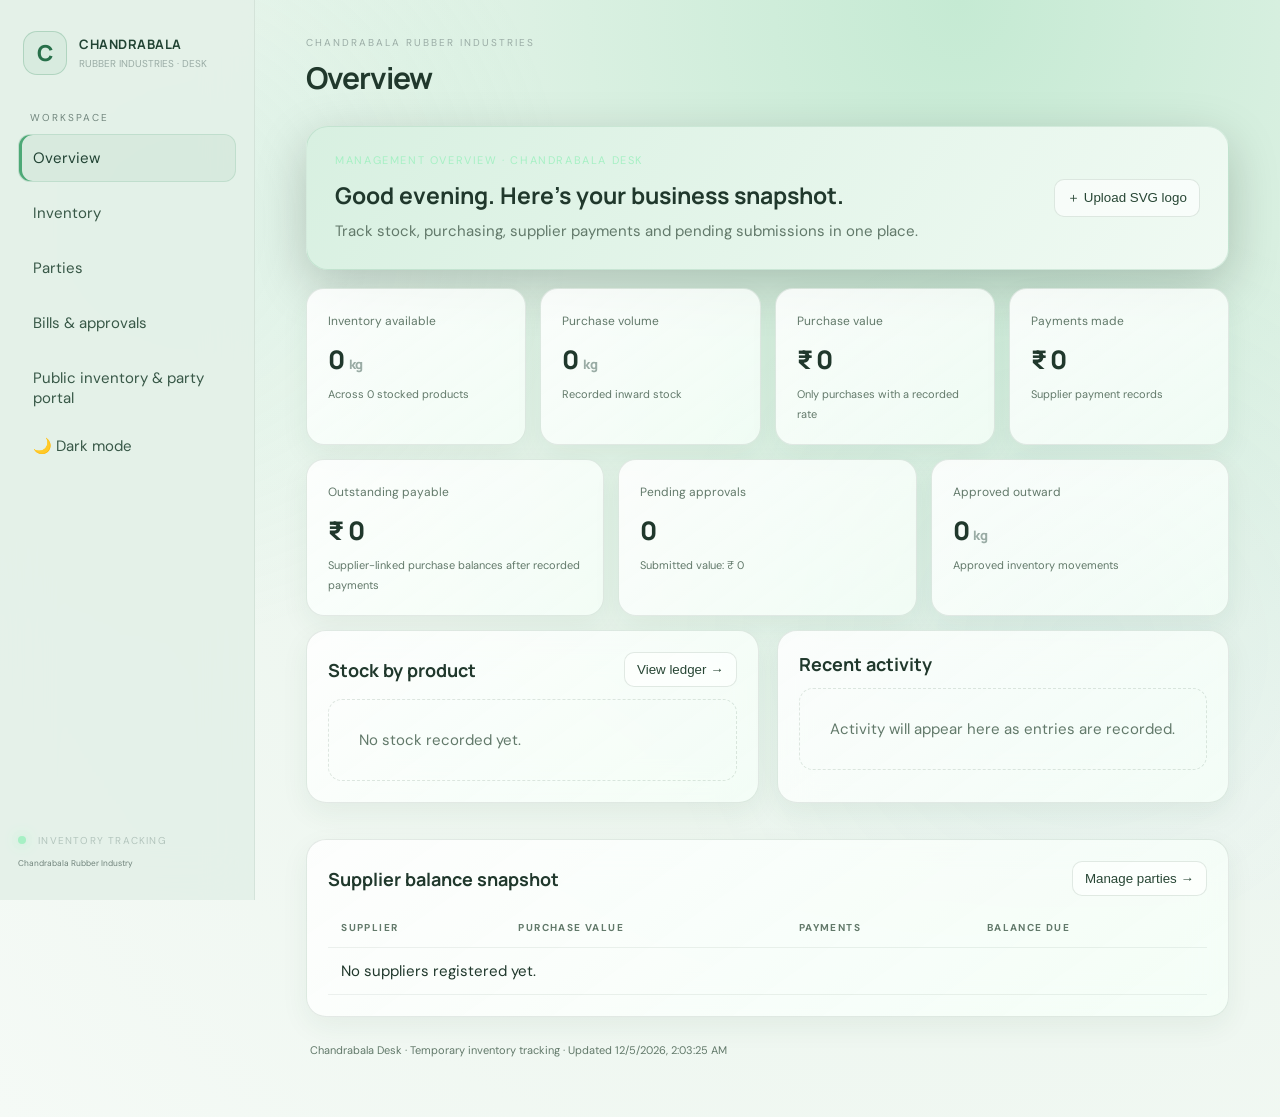
<file: index.html>
<!doctype html><html lang="en"><head><meta charset="utf-8"><meta name="viewport" content="width=device-width,initial-scale=1"><meta name="theme-color" content="#0b1714"><title>Chandrabala Desk</title><link rel="stylesheet" href="styles.css"><style>.public-only .sidebar nav .nav:not([data-view="portal"]),.public-only .sidebar #theme-toggle,.public-only .nav-caption,.public-only .side-note,.public-only header .eyebrow,.public-only header #add-stock,.public-only header #theme-toggle{display:none!important}.public-only .sidebar{width:0;min-width:0;padding:0;overflow:hidden}.public-only main{width:100%;margin:0}</style></head><body><div class="ambient"></div><div class="app-shell"><aside class="sidebar"><div class="brand"><div class="brand-mark">C</div><div><b>CHANDRABALA</b><small>RUBBER INDUSTRIES · DESK</small></div></div><div class="nav-caption">WORKSPACE</div><nav><button class="nav active" data-view="dashboard">Overview</button><button class="nav" data-view="inventory">Inventory</button><button class="nav" data-view="parties">Parties</button><button class="nav" data-view="bills">Bills & approvals</button><button class="nav" data-view="portal">Public inventory & party portal</button></nav><button id="theme-toggle" class="nav theme-nav">☀️ Day mode</button><div class="side-note"><span class="dot"></span> INVENTORY TRACKING<br><small>Chandrabala Rubber Industry</small></div></aside><main><header><div><p class="eyebrow">CHANDRABALA RUBBER INDUSTRIES</p><h1 id="view-title">Overview</h1></div><div class="header-actions"><button id="add-stock" class="primary">＋ Record purchase</button></div></header><section id="content"></section><footer>Chandrabala Desk · Temporary inventory tracking · <span id="last-updated"></span></footer></main></div><dialog id="modal"><div id="modal-content"></div></dialog><script src="app.js"></script></body></html>
</file>
<file: styles.css>
@import url('https://fonts.googleapis.com/css2?family=DM+Sans:wght@400;500;600;700&family=Manrope:wght@500;600;700;800&display=swap');:root{--ink:#e8f1ed;--green:#a6f0c4;--muted:#9aaca5;--bg:#08110f;--line:#ffffff18;--white:#12201c;--accent:#a6f0c4}*{box-sizing:border-box}body{margin:0;background:radial-gradient(ellipse at 75% 0%,#1b4034 0,#091411 45%,#07100e 100%);color:var(--ink);font:15px 'DM Sans',system-ui,sans-serif;min-height:100vh}.ambient{position:fixed;inset:0;pointer-events:none;background:radial-gradient(circle at 10% 30%,#46c88c15,transparent 28%),radial-gradient(circle at 80% 80%,#75b8ff0b,transparent 30%)}.app-shell{position:relative;min-height:100vh;display:grid;grid-template-columns:255px 1fr}.sidebar{background:#07100ecc;border-right:1px solid var(--line);backdrop-filter:blur(24px);color:white;padding:26px 18px;display:flex;flex-direction:column;min-height:100vh;position:sticky;top:0;height:100vh}.brand{display:flex;align-items:center;gap:12px;margin:5px 5px 36px}.brand-mark{width:44px;height:44px;border:1px solid #a6f0c477;border-radius:14px;display:grid;place-items:center;font:800 22px Manrope;color:#a6f0c4;background:#a6f0c40d}.brand b{font:700 16px Manrope;letter-spacing:.1px}.brand small{display:block;color:#9aaca5;font-size:11px;margin-top:3px}.nav-caption{font-size:10px;letter-spacing:2px;color:#71867d;padding:0 12px 10px}.sidebar nav{display:grid;gap:7px}.nav{background:none;border:1px solid transparent;color:#b7c9c0;text-align:left;padding:13px 14px;border-radius:12px;cursor:pointer;font:inherit;transition:.2s}.nav:hover,.nav.active{background:linear-gradient(120deg,#a6f0c418,#ffffff08);border-color:#a6f0c42b;color:white}.nav.active{box-shadow:inset 3px 0 #a6f0c4}.side-note{margin-top:auto;color:#b3c5bd;font-size:10px;letter-spacing:1.2px;line-height:2.2}.side-note small{letter-spacing:0;color:#70837b}.dot{display:inline-block;width:8px;height:8px;background:#a6f0c4;border-radius:50%;margin-right:8px;box-shadow:0 0 14px #a6f0c4}main{padding:36px clamp(18px,4vw,56px);max-width:1600px;width:100%;margin:auto}header{display:flex;justify-content:space-between;align-items:center;margin-bottom:28px}.eyebrow{font-size:10px;letter-spacing:2px;color:#9aaca5;margin:0 0 8px}h1,h2,h3{font-family:Manrope}h1{font-size:30px;letter-spacing:-1px;margin:0}h2{font-size:18px;margin:0 0 15px}h3{font-size:15px}.primary,button.action{border:1px solid #a6f0c455;background:linear-gradient(135deg,#a6f0c4,#75d8a0);color:#10271b;padding:11px 16px;border-radius:11px;cursor:pointer;font-weight:700;box-shadow:0 5px 24px #a6f0c414}.primary:hover{filter:brightness(1.07)}.card{background:linear-gradient(145deg,#ffffff0c,#ffffff04);border:1px solid #ffffff14;border-radius:20px;padding:21px;margin-bottom:18px;backdrop-filter:blur(18px);box-shadow:0 12px 42px #0002}.stats{display:grid;grid-template-columns:repeat(4,minmax(0,1fr));gap:14px}.stat small{color:#9aaca5}.stat strong{display:block;font:800 clamp(23px,2.5vw,32px) Manrope;margin:12px 0 3px;color:#eaf6f0}.stat .hint{font-size:11px;color:#8b9e95}.grid2{display:grid;grid-template-columns:1fr 1fr;gap:18px}.table-wrap{overflow:auto}table{border-collapse:collapse;width:100%;min-width:600px}th,td{text-align:left;padding:13px;border-bottom:1px solid #ffffff13}th{font-size:10px;color:#91a59b;text-transform:uppercase;letter-spacing:1.4px}tbody tr:hover{background:#ffffff05}input,select{padding:11px;border:1px solid #ffffff20;border-radius:10px;font:inherit;width:100%;background:#0e1b17;color:#e7f0ec}label{display:grid;gap:6px;font-size:13px;color:#a4b6ad}form{display:grid;gap:12px}.formgrid{display:grid;grid-template-columns:1fr 1fr;gap:12px}.toolbar{display:flex;gap:10px;margin-bottom:15px}.badge{padding:5px 9px;background:#a6f0c41a;border:1px solid #a6f0c42b;border-radius:20px;font-size:12px;color:#bff5d4}.danger{color:#ffb8ad;background:#401c1c}.secondary{background:#ffffff09;color:#e1ece6;border:1px solid #ffffff20;padding:9px 12px;border-radius:10px;cursor:pointer}.muted{color:#9aaca5}.empty{padding:25px;text-align:center;color:#9aaca5}.empty-box{padding:30px;border:1px dashed #ffffff20;border-radius:14px;color:#9aaca5}dialog{background:#10201a;color:#e8f1ed;border:1px solid #ffffff20;border-radius:18px;width:min(560px,94vw);padding:25px;box-shadow:0 20px 80px #0008}dialog::backdrop{background:#0009;backdrop-filter:blur(4px)}dialog h2{margin-bottom:20px}.close{float:right;border:0;background:transparent;color:#fff;font-size:22px;cursor:pointer}.disclaimer{font-size:12px;color:#a3b5ac;background:#ffffff08;padding:13px;border:1px solid #ffffff10;border-radius:10px;line-height:1.6}.actions{display:flex;gap:8px;flex-wrap:wrap}.stock-row{display:flex;justify-content:space-between;align-items:center;border-bottom:1px solid #ffffff12;padding:13px 0;gap:12px}.stock-row:last-child{border-bottom:0}.stock-name{font-weight:600}.stock-value{font:700 16px Manrope;color:#baf2d0}.metric-bar{height:5px;border-radius:5px;background:#ffffff10;margin-top:9px;overflow:hidden}.metric-bar span{display:block;height:100%;background:linear-gradient(90deg,#66b98b,#a6f0c4);border-radius:5px}.hero-card{padding:28px;background:linear-gradient(120deg,#183c2d99,#10201b99);border-color:#a6f0c42b}.hero-card p{color:#adbbb5;max-width:680px;line-height:1.7}.portal-banner{font-size:11px;color:#a6f0c4;text-transform:uppercase;letter-spacing:1.6px}.public-grid{display:grid;grid-template-columns:1fr 1fr;gap:12px}.public-stock{border:1px solid #a6f0c41b;border-radius:14px;background:#ffffff05;padding:16px}.public-stock strong{display:block;font:700 22px Manrope;margin:8px 0}.public-stock small{color:#9aaca5}footer{font-size:11px;color:#72857c;padding:8px 4px 24px}@media(max-width:1000px){.stats{grid-template-columns:1fr 1fr}}@media(max-width:900px){.app-shell{grid-template-columns:1fr}.sidebar{padding:15px;position:sticky;top:0;z-index:2;height:auto;min-height:auto}.brand{margin:0 5px 12px}.sidebar nav{display:flex;overflow:auto}.nav{white-space:nowrap}.nav-caption{display:none}.side-note{display:none}main{padding:22px 15px}.grid2{grid-template-columns:1fr}}@media(max-width:480px){.formgrid,.public-grid{grid-template-columns:1fr}header{gap:10px}h1{font-size:24px}.stats{grid-template-columns:1fr 1fr}.card{padding:17px}}
/* Management dashboard */
.dash-welcome{display:flex;justify-content:space-between;align-items:center;gap:20px;padding:26px 28px;border:1px solid #a6f0c425;border-radius:22px;background:linear-gradient(125deg,#163d2eaa,#10201b77);margin-bottom:18px}.dash-welcome h2{font-size:23px;margin:12px 0 8px}.dash-welcome p{color:#9aaca5;margin:0;line-height:1.6}.dash-stats{display:grid;grid-template-columns:repeat(4,minmax(0,1fr));gap:14px;margin-bottom:14px}.dash-stats-secondary{grid-template-columns:repeat(3,minmax(0,1fr))}.dash-stat{padding:21px;border:1px solid #ffffff15;border-radius:18px;background:linear-gradient(145deg,#ffffff0d,#ffffff03);min-width:0}.dash-stat span{font-size:12px;color:#9aaca5}.dash-stat strong{display:block;font:800 clamp(21px,2vw,29px) Manrope;margin:12px 0 6px;letter-spacing:-.6px}.dash-stat strong small{font-size:13px;color:#9aaca5}.dash-stat em{font-style:normal;font-size:11px;color:#84988e}.due-card{border-color:#a6f0c42c;background:linear-gradient(140deg,#a6f0c40b,#ffffff04)}.pending-card{border-color:#f2c87924}.dash-panels{display:grid;grid-template-columns:1fr 1fr;gap:18px}.panel-head{display:flex;justify-content:space-between;align-items:center;gap:10px;margin-bottom:12px}.panel-head h2{margin:0}.activity-row{display:flex;justify-content:space-between;align-items:center;gap:12px;padding:12px 0;border-bottom:1px solid #ffffff12}.activity-row:last-child{border-bottom:0}.activity-row b,.activity-row small{display:block}.activity-kind{display:inline-block;font-size:10px;color:#a6f0c4;text-transform:uppercase;letter-spacing:1px;margin-right:8px}.activity-row small{font-size:11px;color:#8da198;margin-top:5px}.activity-amount{text-align:right;font-size:13px;font-weight:600;white-space:nowrap}.activity-amount small{display:block;font-size:10px;color:#8da198;font-weight:400;margin-top:5px;max-width:150px;overflow:hidden;text-overflow:ellipsis}.dash-panels>.card{min-width:0}
@media(max-width:1100px){.dash-stats{grid-template-columns:repeat(2,minmax(0,1fr))}.dash-panels{grid-template-columns:1fr}}
@media(max-width:520px){.dash-welcome{align-items:flex-start;flex-direction:column}.dash-stats,.dash-stats-secondary{grid-template-columns:1fr 1fr}.dash-stat{padding:15px}.dash-stat strong{font-size:22px}}

/* Refined, lighter emerald dashboard + micro-animations */
:root{--ink:#eaf4ef;--muted:#a9beb4;--bg:#10211b;--line:#b7f3d01c;--white:#19352a;--accent:#a8f0c8}
body{background:radial-gradient(ellipse at 75% -5%,#2c624d 0,#142a22 48%,#0d1c17 100%);color:#eaf4ef}
.ambient{background:radial-gradient(circle at 12% 25%,#66dca51c,transparent 32%),radial-gradient(circle at 85% 72%,#a4c6ff10,transparent 35%)}
.sidebar{background:#10241be8;border-right-color:#b9f5d020}.brand-mark{background:#a8f0c814;border-color:#a8f0c777;color:#b8f5d1}.nav{color:#c3d5cc}.nav:hover,.nav.active{background:linear-gradient(120deg,#a8f0c422,#ffffff0c);border-color:#a8f0c43b}.nav.active{box-shadow:inset 3px 0 #a8f0c8}
.card,.dash-stat{background:linear-gradient(145deg,#ffffff0e,#ffffff05);border:1px solid #c4f5dc1b;box-shadow:0 14px 36px #07140d30, inset 0 1px #ffffff06}.dash-welcome{background:linear-gradient(120deg,#214b39dd,#19392cbb);border-color:#c0f4d027;box-shadow:0 16px 50px #06140c35}.dash-stat span{color:#b5c9bf}.dash-stat em{color:#a0b6ab}.dash-stat strong{color:#f0f9f4}.due-card{background:linear-gradient(140deg,#3c77521c,#ffffff04)}
.primary{background:linear-gradient(135deg,#b6f4d1,#82e1ad);box-shadow:0 5px 22px #8ee7b51b}.primary,.secondary,button{transition:transform .18s ease,filter .18s ease,background .18s ease,border-color .18s ease}.primary:hover,.secondary:hover{transform:translateY(-1px);filter:brightness(1.06)}.secondary{background:#ffffff0b;border-color:#c4f5dc25;color:#e7f4ed}.danger{border:1px solid #f3a69a40}
input,select{background:#193229;color:#eef8f3;border-color:#c2f4db2a}input:focus,select:focus{outline:2px solid #a8f0c84b;border-color:#a8f0c8}th{color:#b2c7bd}td{color:#e2efe8}tbody tr:hover{background:#a8f0c809}.empty-box{border-color:#b7f3d025}.badge{background:#a8f0c41b;color:#c6f7db;border-color:#a8f0c432}
.stock-row{display:block;padding:13px 0}.stock-row-label{display:flex;justify-content:space-between;align-items:center;gap:12px}.stock-track{height:8px;background:#ffffff10;border-radius:20px;overflow:hidden;margin-top:9px}.stock-track i{display:block;height:100%;border-radius:20px;background:linear-gradient(90deg,#6ecb98,#b5f4d1);transform-origin:left;animation:bar-grow .9s cubic-bezier(.2,.8,.2,1) both;box-shadow:0 0 16px #8fe5b53a}.dash-stat,.card,.dash-welcome,.activity-row,.nav{animation:fade-rise .42s ease both}.dash-stat:nth-child(2){animation-delay:.06s}.dash-stat:nth-child(3){animation-delay:.12s}.dash-stat:nth-child(4){animation-delay:.18s}.dash-stats-secondary .dash-stat:nth-child(1){animation-delay:.08s}.dash-stats-secondary .dash-stat:nth-child(2){animation-delay:.14s}.dash-stats-secondary .dash-stat:nth-child(3){animation-delay:.2s}.dash-panels .card:nth-child(2){animation-delay:.12s}.dash-actions{display:flex;gap:10px;flex-wrap:wrap;align-items:center}
@keyframes fade-rise{from{opacity:0;transform:translateY(8px)}to{opacity:1;transform:translateY(0)}}@keyframes bar-grow{from{transform:scaleX(0)}to{transform:scaleX(1)}}
@media(prefers-reduced-motion:reduce){*,*::before,*::after{animation:none!important;transition:none!important}}

.header-actions{display:flex;align-items:center;gap:10px;flex-wrap:wrap}.sidebar .brand b{font-size:13px;letter-spacing:.5px}.sidebar .brand small{font-size:10px;line-height:1.45}
body[data-theme="light"]{color:#20382c;background:radial-gradient(ellipse at 75% 0%,#c5ead3 0,#edf6ef 55%,#f5faf6 100%)}body[data-theme="light"] .sidebar{background:#e4f1e8ee;color:#214333;border-right:1px solid #21433315}body[data-theme="light"] .brand-mark{background:#3b8e6110;color:#28704a;border-color:#3b8e6140}body[data-theme="light"] .nav{color:#385847}body[data-theme="light"] .nav:hover,body[data-theme="light"] .nav.active{background:#3b8e6112;border-color:#3b8e6125;color:#214333}body[data-theme="light"] .nav.active{box-shadow:inset 3px 0 #4da976}body[data-theme="light"] .card,body[data-theme="light"] .dash-stat{background:linear-gradient(145deg,#ffffffd9,#f5fff8cc);border:1px solid #315c4120;box-shadow:0 10px 28px #254d3510}body[data-theme="light"] .dash-welcome,body[data-theme="light"] .hero-card{background:linear-gradient(125deg,#d8f0e1,#f0faf3);border-color:#3b8e6125}body[data-theme="light"] h1,body[data-theme="light"] h2,body[data-theme="light"] h3,body[data-theme="light"] .dash-stat strong,body[data-theme="light"] td{color:#20382c}body[data-theme="light"] .dash-welcome p,body[data-theme="light"] .dash-stat span,body[data-theme="light"] .dash-stat em,body[data-theme="light"] .muted,body[data-theme="light"] footer{color:#62796a}body[data-theme="light"] th{color:#62796a}body[data-theme="light"] td,body[data-theme="light"] th{border-bottom-color:#315c4115}body[data-theme="light"] .secondary{background:#ffffff9c;color:#274634;border-color:#315c4122}body[data-theme="light"] input,body[data-theme="light"] select{background:#ffffff;color:#20382c;border-color:#315c4130}body[data-theme="light"] .empty-box{color:#62796a;border-color:#315c4125}body[data-theme="light"] dialog{background:#f4fbf6;color:#20382c;border-color:#315c4125}body[data-theme="light"] .badge{background:#e2f4e9;color:#34734f}body[data-theme="light"] .stock-track{background:#dcebe1}body[data-theme="light"] .stock-track i{background:linear-gradient(90deg,#51a675,#9ad9b4)}
.theme-transition,.theme-transition *{transition:background-color .35s ease,color .35s ease,border-color .35s ease,box-shadow .35s ease!important}.dash-welcome .dash-actions{display:flex;justify-content:flex-end}.dash-welcome{align-items:center}.dash-panels{margin-bottom:18px}.activity-row{animation:fade-rise .28s ease both}
\n.theme-nav{margin-top:12px;width:100%;text-align:left;border:1px solid var(--line);}\n
</file>
